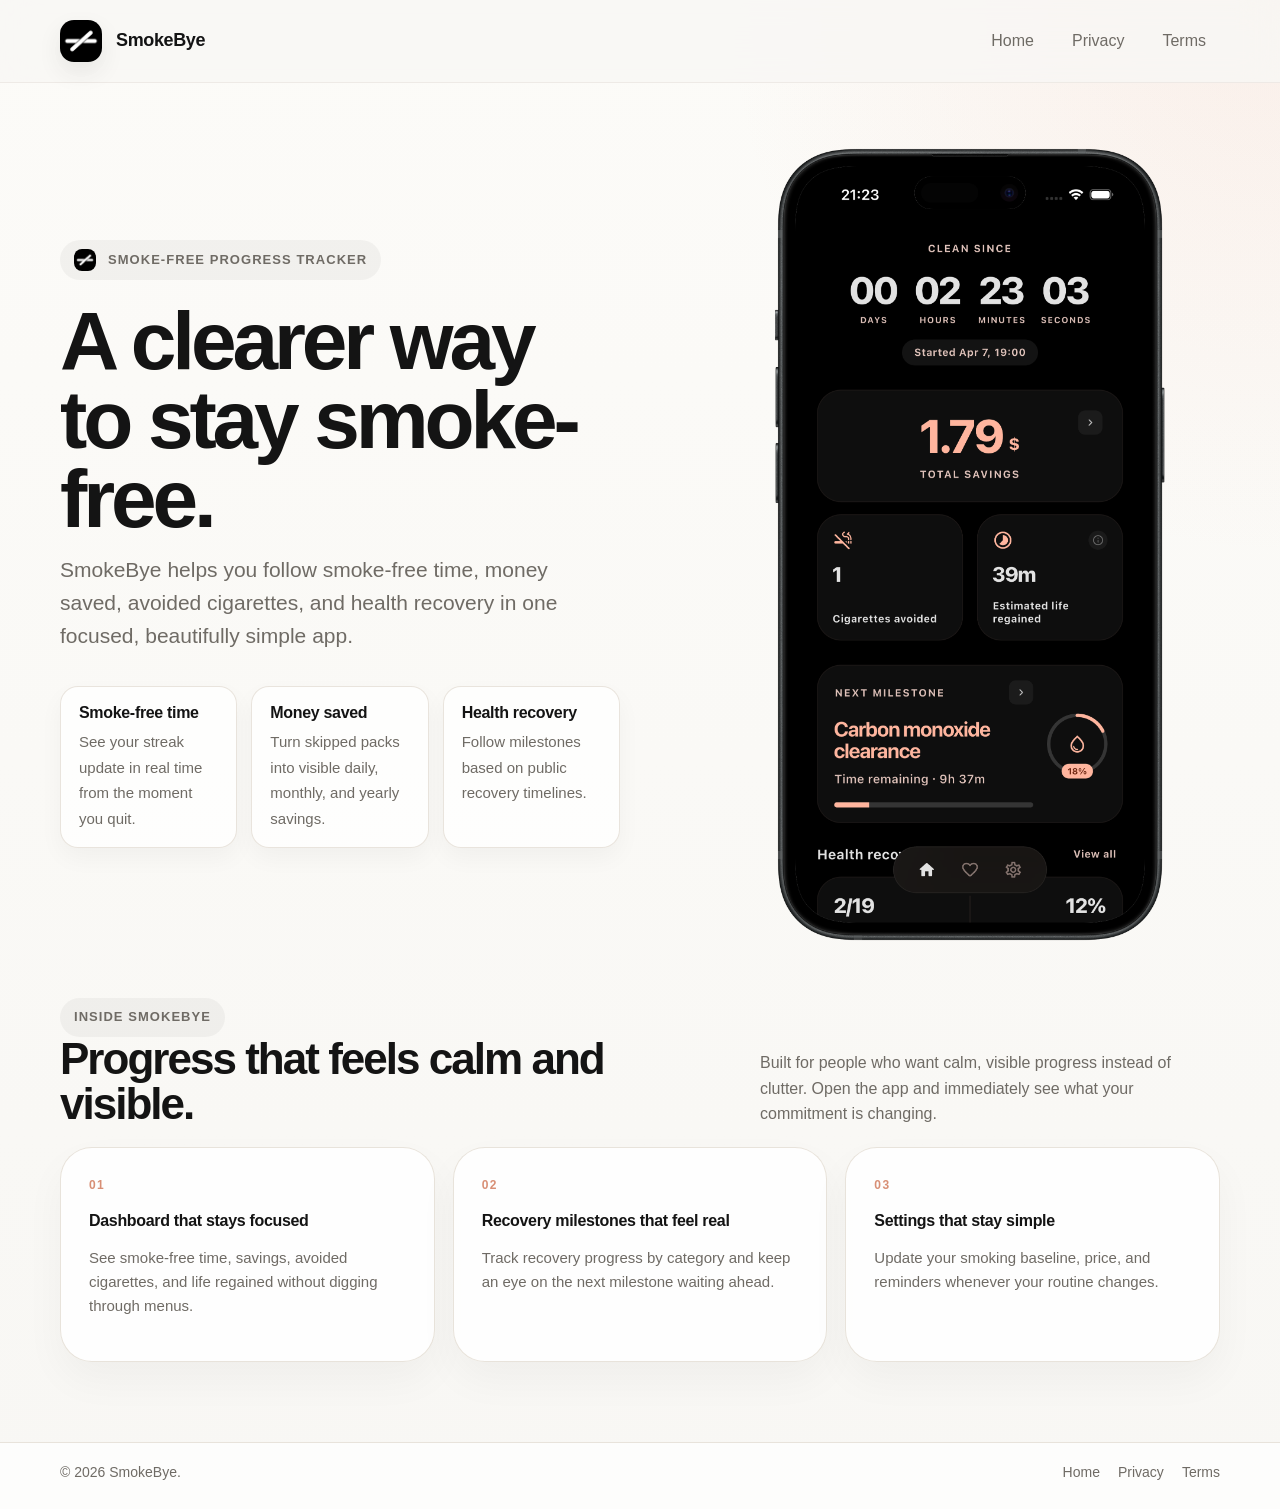
<file: index.html>
<!DOCTYPE html>
<html lang="en">
  <head>
    <meta charset="UTF-8" />
    <meta name="viewport" content="width=device-width, initial-scale=1.0" />
    <title>SmokeBye</title>
    <meta
      name="description"
      content="SmokeBye helps you track smoke-free time, money saved, and health recovery progress in one calm, focused app."
    />
    <link rel="stylesheet" href="/assets/styles.css" />
  </head>
  <body>
    <header class="topbar">
      <div class="shell topbar__inner">
        <a class="brand" href="/">
          <span class="brand__mark">
            <img src="/assets/icon.png" alt="SmokeBye icon" width="42" height="42" />
          </span>
          <span class="brand__name">SmokeBye</span>
        </a>
        <nav class="topnav" aria-label="Primary">
          <a href="/">Home</a>
          <a href="/privacy">Privacy</a>
          <a href="/terms">Terms</a>
        </nav>
      </div>
    </header>

    <main class="landing-main">
      <section class="shell landing-hero">
        <div class="hero-copy">
          <span class="eyebrow eyebrow--brand">
            <img src="/assets/icon.png" alt="" width="22" height="22" />
            Smoke-free progress tracker
          </span>
          <h1>A clearer way to stay smoke-free.</h1>
          <p>
            SmokeBye helps you follow smoke-free time, money saved, avoided
            cigarettes, and health recovery in one focused, beautifully simple
            app.
          </p>
          <div class="hero-points">
            <div class="hero-point">
              <strong>Smoke-free time</strong>
              <span>See your streak update in real time from the moment you quit.</span>
            </div>
            <div class="hero-point">
              <strong>Money saved</strong>
              <span>Turn skipped packs into visible daily, monthly, and yearly savings.</span>
            </div>
            <div class="hero-point">
              <strong>Health recovery</strong>
              <span>Follow milestones based on public recovery timelines.</span>
            </div>
          </div>
        </div>

        <div class="hero-visual">
          <div class="hero-device">
            <img
              src="/assets/screenshot.png"
              alt="SmokeBye dashboard screenshot on iPhone"
              width="1419"
              height="2796"
            />
          </div>
        </div>
      </section>

      <section class="shell section" id="overview">
        <div class="section-header">
          <div>
            <span class="eyebrow">Inside SmokeBye</span>
            <h2>Progress that feels calm and visible.</h2>
          </div>
          <p>
            Built for people who want calm, visible progress instead of clutter.
            Open the app and immediately see what your commitment is changing.
          </p>
        </div>

        <div class="feature-grid">
          <article class="feature-card">
            <div class="feature-card__number">01</div>
            <h3>Dashboard that stays focused</h3>
            <p>
              See smoke-free time, savings, avoided cigarettes, and life
              regained without digging through menus.
            </p>
          </article>
          <article class="feature-card">
            <div class="feature-card__number">02</div>
            <h3>Recovery milestones that feel real</h3>
            <p>
              Track recovery progress by category and keep an eye on the next
              milestone waiting ahead.
            </p>
          </article>
          <article class="feature-card">
            <div class="feature-card__number">03</div>
            <h3>Settings that stay simple</h3>
            <p>
              Update your smoking baseline, price, and reminders whenever your
              routine changes.
            </p>
          </article>
        </div>
      </section>
    </main>

    <footer class="site-footer">
      <div class="shell site-footer__inner">
        <div>© 2026 SmokeBye.</div>
        <div class="site-footer__links">
          <a href="/">Home</a>
          <a href="/privacy">Privacy</a>
          <a href="/terms">Terms</a>
        </div>
      </div>
    </footer>
  </body>
</html>
</file>
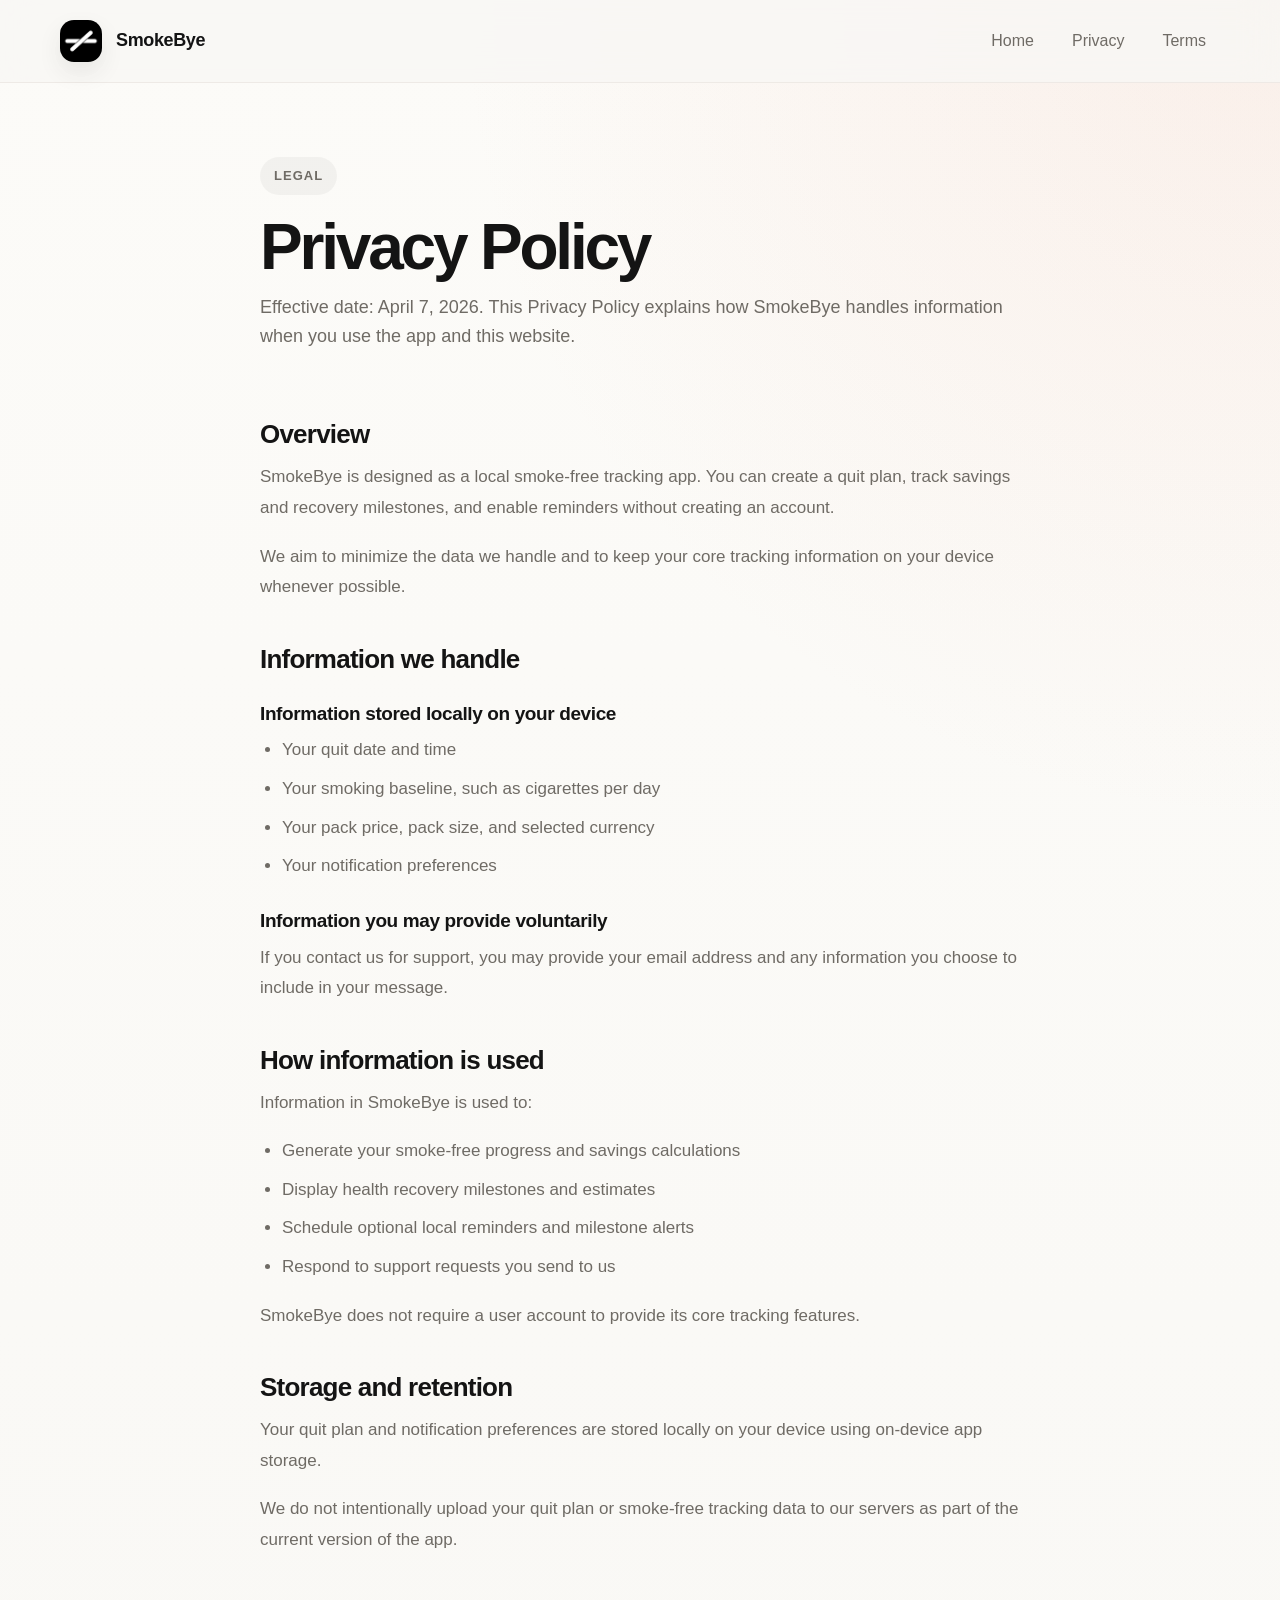
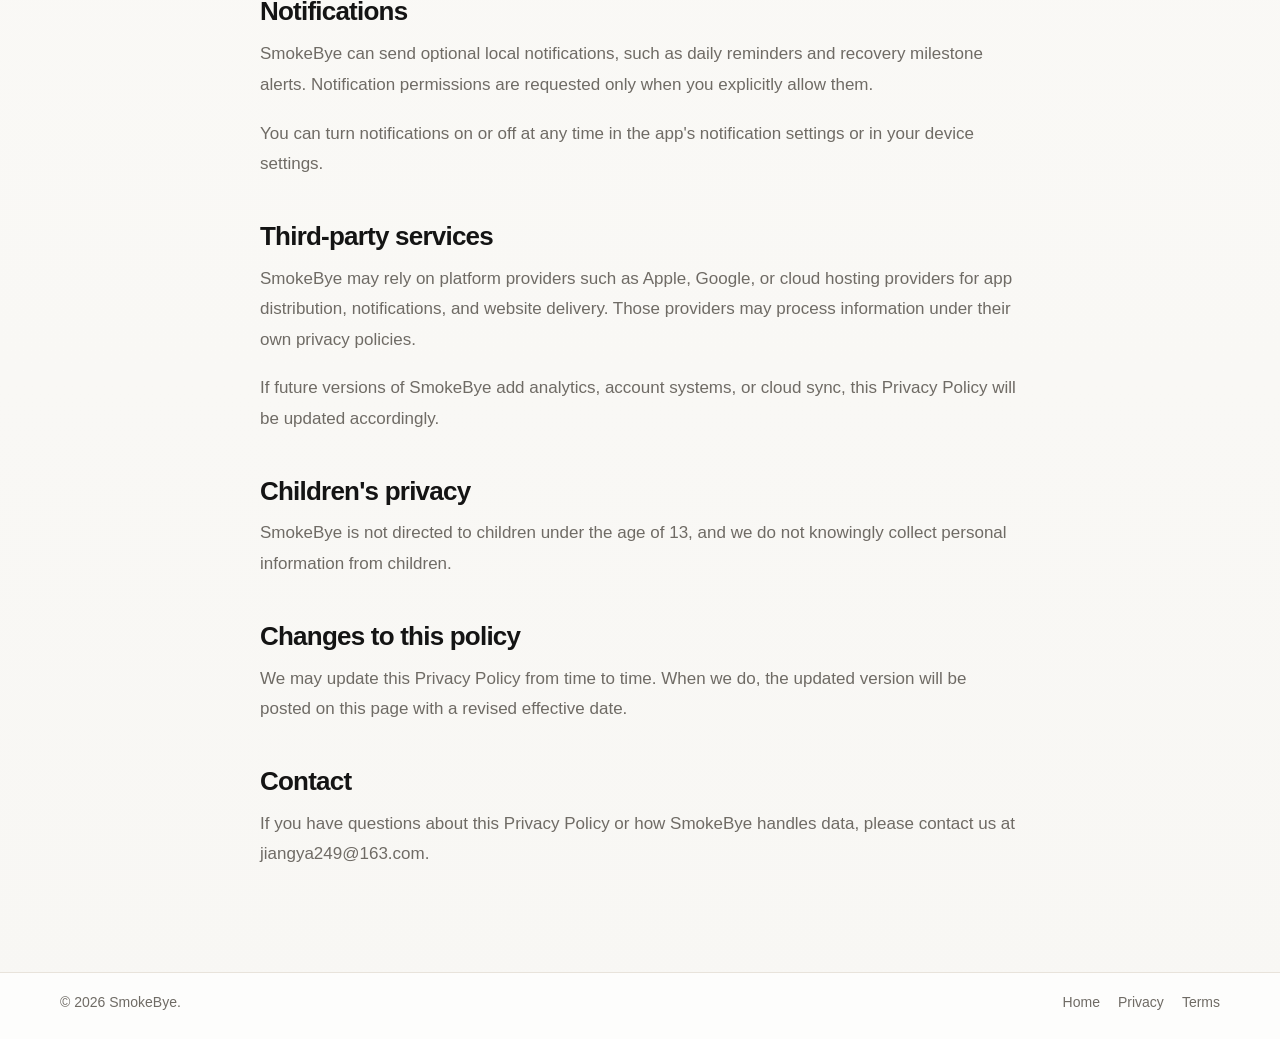
<file: privacy/index.html>
<!DOCTYPE html>
<html lang="en">
  <head>
    <meta charset="UTF-8" />
    <meta name="viewport" content="width=device-width, initial-scale=1.0" />
    <title>SmokeBye Privacy Policy</title>
    <meta
      name="description"
      content="Privacy Policy for SmokeBye, a smoke-free progress and recovery tracking app."
    />
    <link rel="stylesheet" href="/assets/styles.css" />
  </head>
  <body>
    <header class="topbar">
      <div class="shell topbar__inner">
        <a class="brand" href="/">
          <span class="brand__mark">
            <img src="/assets/icon.png" alt="SmokeBye icon" width="42" height="42" />
          </span>
          <span class="brand__name">SmokeBye</span>
        </a>
        <nav class="topnav" aria-label="Primary">
          <a href="/">Home</a>
          <a href="/privacy">Privacy</a>
          <a href="/terms">Terms</a>
        </nav>
      </div>
    </header>

    <main class="document-page">
      <div class="shell document-shell">
        <section class="document-hero">
          <span class="eyebrow">Legal</span>
          <h1>Privacy Policy</h1>
          <p>
            Effective date: April 7, 2026. This Privacy Policy explains how
            SmokeBye handles information when you use the app and this website.
          </p>
        </section>
        <article class="document-body">
        <section id="overview">
          <h2>Overview</h2>
          <p>
            SmokeBye is designed as a local smoke-free tracking app. You can
            create a quit plan, track savings and recovery milestones, and
            enable reminders without creating an account.
          </p>
          <p>
            We aim to minimize the data we handle and to keep your core
            tracking information on your device whenever possible.
          </p>
        </section>

        <section id="information">
          <h2>Information we handle</h2>
          <h3>Information stored locally on your device</h3>
          <ul>
            <li>Your quit date and time</li>
            <li>Your smoking baseline, such as cigarettes per day</li>
            <li>Your pack price, pack size, and selected currency</li>
            <li>Your notification preferences</li>
          </ul>

          <h3>Information you may provide voluntarily</h3>
          <p>
            If you contact us for support, you may provide your email address
            and any information you choose to include in your message.
          </p>
        </section>

        <section id="usage">
          <h2>How information is used</h2>
          <p>Information in SmokeBye is used to:</p>
          <ul>
            <li>Generate your smoke-free progress and savings calculations</li>
            <li>Display health recovery milestones and estimates</li>
            <li>Schedule optional local reminders and milestone alerts</li>
            <li>Respond to support requests you send to us</li>
          </ul>
          <p>
            SmokeBye does not require a user account to provide its core
            tracking features.
          </p>
        </section>

        <section id="storage">
          <h2>Storage and retention</h2>
          <p>
            Your quit plan and notification preferences are stored locally on
            your device using on-device app storage.
          </p>
          <p>
            We do not intentionally upload your quit plan or smoke-free
            tracking data to our servers as part of the current version of the
            app.
          </p>
        </section>

        <section id="notifications">
          <h2>Notifications</h2>
          <p>
            SmokeBye can send optional local notifications, such as daily
            reminders and recovery milestone alerts. Notification permissions
            are requested only when you explicitly allow them.
          </p>
          <p>
            You can turn notifications on or off at any time in the app's
            notification settings or in your device settings.
          </p>
        </section>

        <section id="third-parties">
          <h2>Third-party services</h2>
          <p>
            SmokeBye may rely on platform providers such as Apple, Google, or
            cloud hosting providers for app distribution, notifications, and
            website delivery. Those providers may process information under
            their own privacy policies.
          </p>
          <p>
            If future versions of SmokeBye add analytics, account systems, or
            cloud sync, this Privacy Policy will be updated accordingly.
          </p>
        </section>

        <section id="children">
          <h2>Children's privacy</h2>
          <p>
            SmokeBye is not directed to children under the age of 13, and we do
            not knowingly collect personal information from children.
          </p>
        </section>

        <section id="changes">
          <h2>Changes to this policy</h2>
          <p>
            We may update this Privacy Policy from time to time. When we do,
            the updated version will be posted on this page with a revised
            effective date.
          </p>
        </section>

        <section id="contact">
          <h2>Contact</h2>
          <p>
            If you have questions about this Privacy Policy or how SmokeBye
            handles data, please contact us at
            <a href="mailto:jiangya249@163.com">jiangya249@163.com</a>.
          </p>
        </section>
        </article>
      </div>
    </main>

    <footer class="site-footer">
      <div class="shell site-footer__inner">
        <div>© 2026 SmokeBye.</div>
        <div class="site-footer__links">
          <a href="/">Home</a>
          <a href="/privacy">Privacy</a>
          <a href="/terms">Terms</a>
        </div>
      </div>
    </footer>
  </body>
</html>
</file>
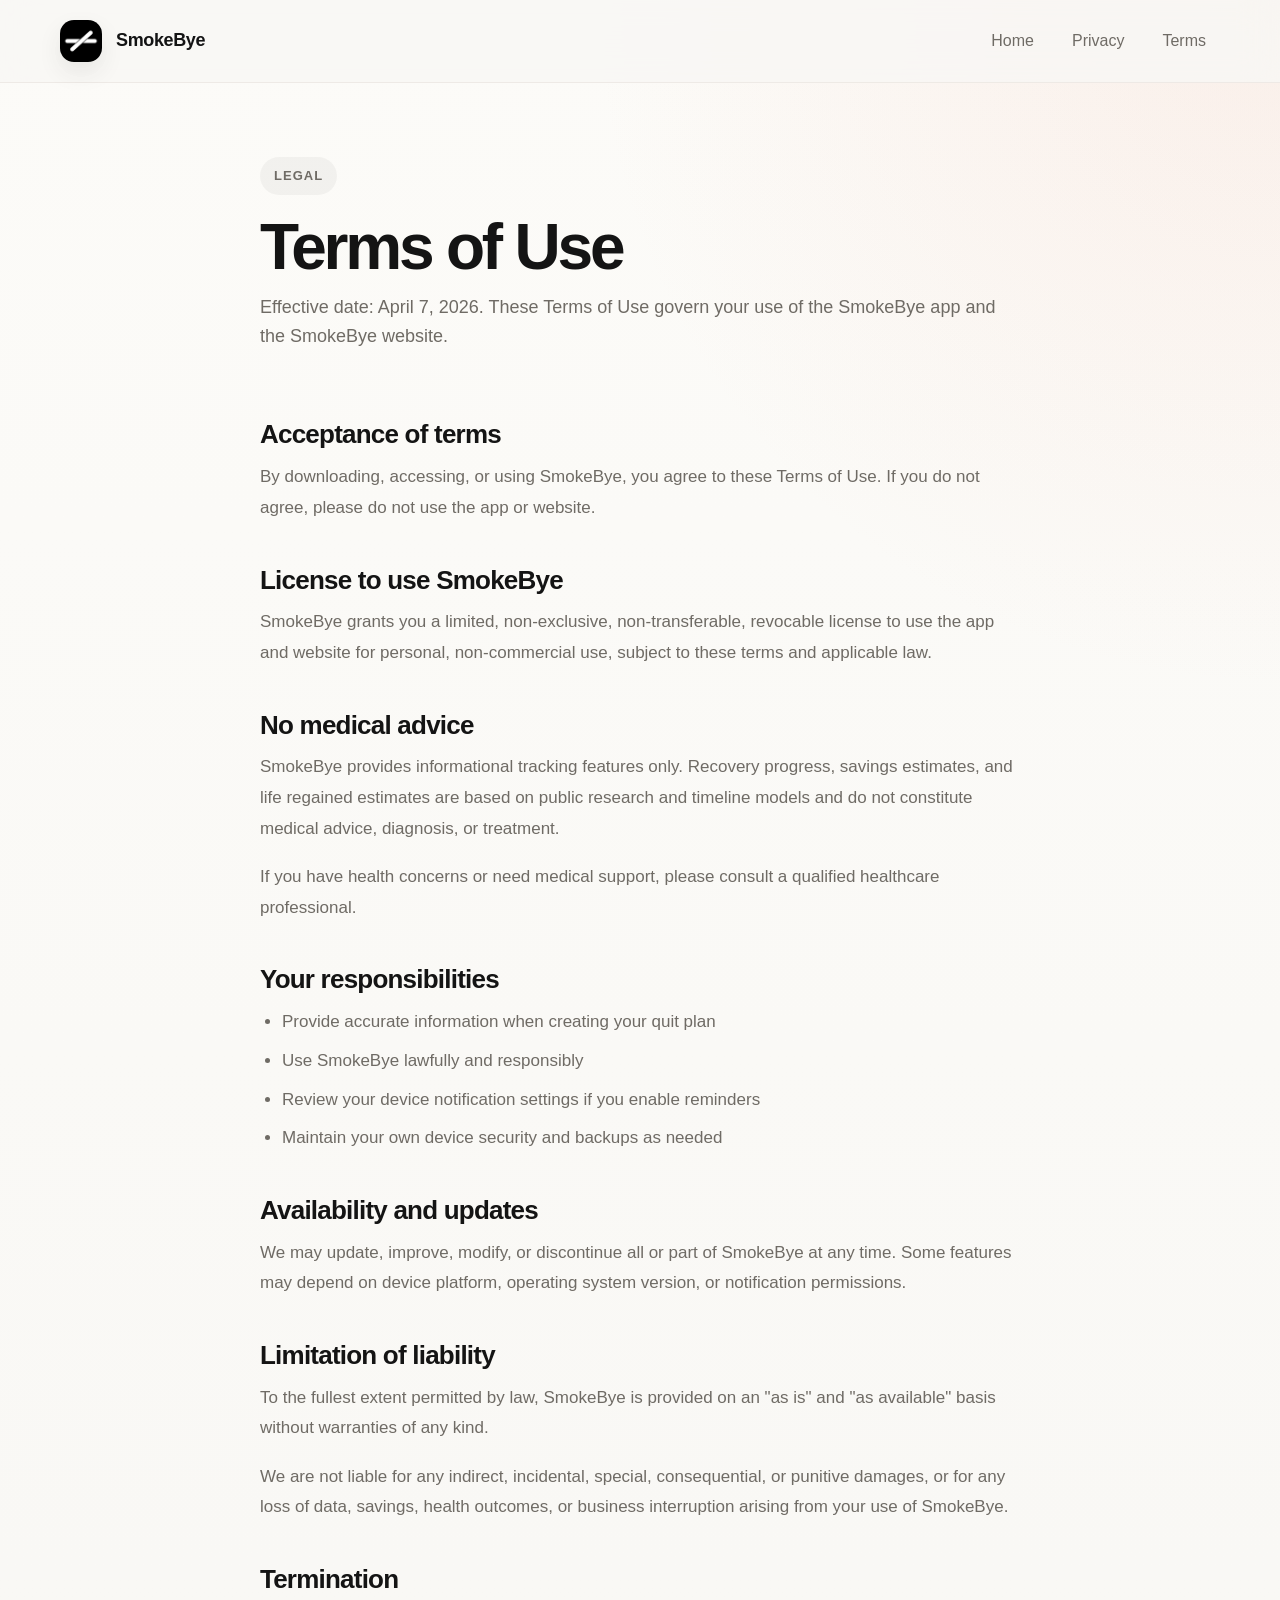
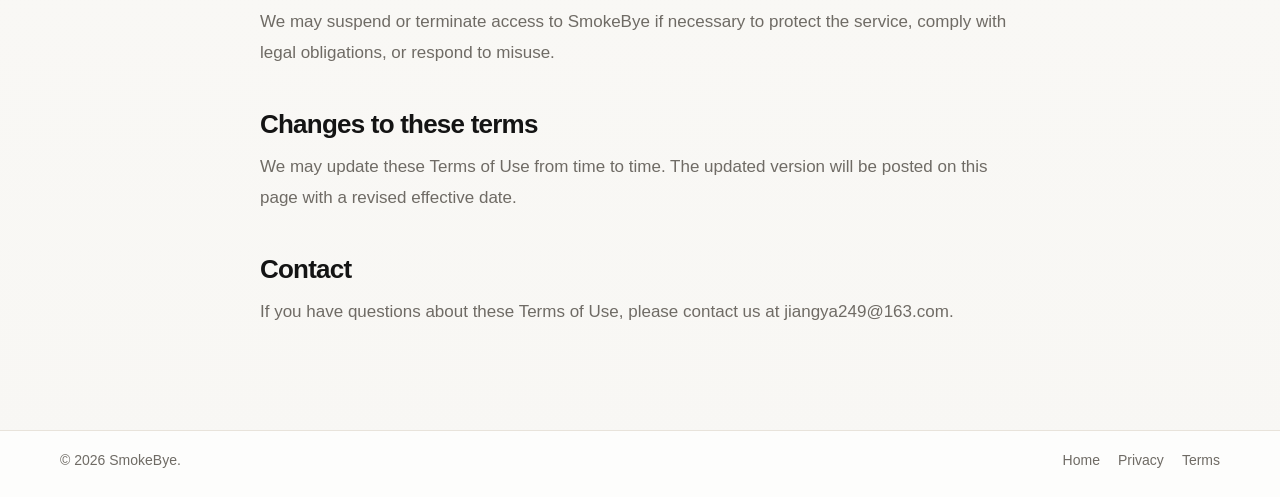
<file: terms/index.html>
<!DOCTYPE html>
<html lang="en">
  <head>
    <meta charset="UTF-8" />
    <meta name="viewport" content="width=device-width, initial-scale=1.0" />
    <title>SmokeBye Terms of Use</title>
    <meta
      name="description"
      content="Terms of Use for SmokeBye, a smoke-free progress and recovery tracking app."
    />
    <link rel="stylesheet" href="/assets/styles.css" />
  </head>
  <body>
    <header class="topbar">
      <div class="shell topbar__inner">
        <a class="brand" href="/">
          <span class="brand__mark">
            <img src="/assets/icon.png" alt="SmokeBye icon" width="42" height="42" />
          </span>
          <span class="brand__name">SmokeBye</span>
        </a>
        <nav class="topnav" aria-label="Primary">
          <a href="/">Home</a>
          <a href="/privacy">Privacy</a>
          <a href="/terms">Terms</a>
        </nav>
      </div>
    </header>

    <main class="document-page">
      <div class="shell document-shell">
        <section class="document-hero">
          <span class="eyebrow">Legal</span>
          <h1>Terms of Use</h1>
          <p>
            Effective date: April 7, 2026. These Terms of Use govern your use
            of the SmokeBye app and the SmokeBye website.
          </p>
        </section>
        <article class="document-body">
        <section id="acceptance">
          <h2>Acceptance of terms</h2>
          <p>
            By downloading, accessing, or using SmokeBye, you agree to these
            Terms of Use. If you do not agree, please do not use the app or
            website.
          </p>
        </section>

        <section id="license">
          <h2>License to use SmokeBye</h2>
          <p>
            SmokeBye grants you a limited, non-exclusive, non-transferable,
            revocable license to use the app and website for personal,
            non-commercial use, subject to these terms and applicable law.
          </p>
        </section>

        <section id="medical">
          <h2>No medical advice</h2>
          <p>
            SmokeBye provides informational tracking features only. Recovery
            progress, savings estimates, and life regained estimates are based
            on public research and timeline models and do not constitute
            medical advice, diagnosis, or treatment.
          </p>
          <p>
            If you have health concerns or need medical support, please consult
            a qualified healthcare professional.
          </p>
        </section>

        <section id="responsibilities">
          <h2>Your responsibilities</h2>
          <ul>
            <li>Provide accurate information when creating your quit plan</li>
            <li>Use SmokeBye lawfully and responsibly</li>
            <li>Review your device notification settings if you enable reminders</li>
            <li>Maintain your own device security and backups as needed</li>
          </ul>
        </section>

        <section id="availability">
          <h2>Availability and updates</h2>
          <p>
            We may update, improve, modify, or discontinue all or part of
            SmokeBye at any time. Some features may depend on device platform,
            operating system version, or notification permissions.
          </p>
        </section>

        <section id="liability">
          <h2>Limitation of liability</h2>
          <p>
            To the fullest extent permitted by law, SmokeBye is provided on an
            "as is" and "as available" basis without warranties of any kind.
          </p>
          <p>
            We are not liable for any indirect, incidental, special,
            consequential, or punitive damages, or for any loss of data,
            savings, health outcomes, or business interruption arising from
            your use of SmokeBye.
          </p>
        </section>

        <section id="termination">
          <h2>Termination</h2>
          <p>
            We may suspend or terminate access to SmokeBye if necessary to
            protect the service, comply with legal obligations, or respond to
            misuse.
          </p>
        </section>

        <section id="changes">
          <h2>Changes to these terms</h2>
          <p>
            We may update these Terms of Use from time to time. The updated
            version will be posted on this page with a revised effective date.
          </p>
        </section>

        <section id="contact">
          <h2>Contact</h2>
          <p>
            If you have questions about these Terms of Use, please contact us
            at <a href="mailto:jiangya249@163.com">jiangya249@163.com</a>.
          </p>
        </section>
        </article>
      </div>
    </main>

    <footer class="site-footer">
      <div class="shell site-footer__inner">
        <div>© 2026 SmokeBye.</div>
        <div class="site-footer__links">
          <a href="/">Home</a>
          <a href="/privacy">Privacy</a>
          <a href="/terms">Terms</a>
        </div>
      </div>
    </footer>
  </body>
</html>
</file>
<file: assets/styles.css>
:root {
  color-scheme: light;
  --bg: #f8f7f4;
  --surface: #ffffff;
  --surface-muted: #f1efea;
  --surface-soft: #f6f4ef;
  --line: #e7e2da;
  --text: #141414;
  --muted: #6f6b65;
  --accent: #efb29d;
  --accent-deep: #d88f75;
  --shadow: 0 24px 60px rgba(18, 18, 18, 0.08);
  --radius-xl: 32px;
  --radius-lg: 24px;
  --radius-md: 18px;
  --radius-sm: 999px;
  --container: 1160px;
}

*,
*::before,
*::after {
  box-sizing: border-box;
}

html {
  scroll-behavior: smooth;
}

body {
  margin: 0;
  background:
    radial-gradient(circle at top right, rgba(239, 178, 157, 0.16), transparent 28%),
    linear-gradient(180deg, #fcfbf8 0%, var(--bg) 100%);
  color: var(--text);
  font: 400 16px/1.6 -apple-system, BlinkMacSystemFont, "SF Pro Display",
    "Segoe UI", sans-serif;
}

img {
  display: block;
  max-width: 100%;
}

a {
  color: inherit;
  text-decoration: none;
}

.shell {
  width: min(var(--container), calc(100% - 40px));
  margin: 0 auto;
}

.topbar {
  position: sticky;
  top: 0;
  z-index: 20;
  background: rgba(248, 247, 244, 0.82);
  backdrop-filter: blur(18px);
  border-bottom: 1px solid rgba(231, 226, 218, 0.6);
}

.topbar__inner {
  display: flex;
  align-items: center;
  justify-content: space-between;
  gap: 24px;
  padding: 18px 0;
}

.brand {
  display: inline-flex;
  align-items: center;
  gap: 14px;
  font-size: 18px;
  font-weight: 700;
  letter-spacing: -0.02em;
}

.brand__mark {
  width: 42px;
  height: 42px;
  border-radius: 14px;
  overflow: hidden;
  box-shadow: 0 10px 24px rgba(0, 0, 0, 0.08);
}

.brand__mark img {
  width: 100%;
  height: 100%;
  object-fit: cover;
}

.topnav {
  display: inline-flex;
  align-items: center;
  gap: 10px;
  flex-wrap: wrap;
}

.topnav a {
  padding: 10px 14px;
  border-radius: var(--radius-sm);
  color: var(--muted);
  transition: background-color 180ms ease, color 180ms ease;
}

.topnav a:hover {
  background: rgba(20, 20, 20, 0.05);
  color: var(--text);
}

.landing-main {
  padding: 36px 0 80px;
}

.landing-hero {
  display: grid;
  grid-template-columns: minmax(0, 1fr) minmax(360px, 500px);
  gap: clamp(28px, 4vw, 56px);
  align-items: center;
  min-height: min(860px, calc(100vh - 120px));
}

.hero-copy {
  max-width: 560px;
}

.eyebrow {
  display: inline-flex;
  align-items: center;
  gap: 10px;
  padding: 9px 14px;
  border-radius: var(--radius-sm);
  background: rgba(20, 20, 20, 0.04);
  color: var(--muted);
  font-size: 13px;
  font-weight: 700;
  letter-spacing: 0.08em;
  text-transform: uppercase;
}

.eyebrow--brand {
  gap: 12px;
}

.eyebrow--brand img {
  width: 22px;
  height: 22px;
  border-radius: 8px;
}

.landing-hero h1,
.document-hero h1 {
  margin: 22px 0 16px;
  font-size: clamp(48px, 7vw, 82px);
  line-height: 0.96;
  letter-spacing: -0.05em;
}

.landing-hero p {
  margin: 0;
  max-width: 520px;
  color: var(--muted);
  font-size: clamp(18px, 2vw, 21px);
  line-height: 1.55;
}

.hero-actions {
  display: flex;
  align-items: center;
  gap: 14px;
  flex-wrap: wrap;
  margin-top: 28px;
}

.button {
  display: inline-flex;
  align-items: center;
  justify-content: center;
  gap: 10px;
  min-height: 56px;
  padding: 0 22px;
  border: 1px solid transparent;
  border-radius: var(--radius-sm);
  font-size: 15px;
  font-weight: 700;
  transition:
    transform 180ms ease,
    background-color 180ms ease,
    color 180ms ease,
    border-color 180ms ease,
    box-shadow 180ms ease;
}

.button:hover {
  transform: translateY(-1px);
}

.button--primary {
  background: var(--text);
  color: var(--surface);
  box-shadow: 0 16px 30px rgba(18, 18, 18, 0.12);
}

.button--secondary {
  background: rgba(20, 20, 20, 0.04);
  border-color: rgba(20, 20, 20, 0.08);
  color: var(--text);
}

.hero-points {
  display: grid;
  grid-template-columns: repeat(3, minmax(0, 1fr));
  gap: 14px;
  margin-top: 34px;
}

.hero-point {
  padding: 16px 18px;
  border-radius: var(--radius-md);
  background: rgba(255, 255, 255, 0.72);
  border: 1px solid rgba(231, 226, 218, 0.9);
  box-shadow: 0 10px 24px rgba(18, 18, 18, 0.04);
}

.hero-point strong,
.feature-card h3,
.document-card h2,
.faq-card h3 {
  display: block;
  margin-bottom: 6px;
  font-size: 16px;
  line-height: 1.25;
  letter-spacing: -0.02em;
}

.hero-point span,
.feature-card p,
.faq-card p,
.document-card p,
.document-card li {
  color: var(--muted);
  font-size: 15px;
}

.hero-visual {
  display: flex;
  justify-content: center;
  padding: 12px 0;
}

.hero-device {
  width: min(100%, 420px);
}

.hero-device img {
  width: 100%;
  height: auto;
}

.section {
  padding: 28px 0 0;
}

.section-header {
  display: flex;
  align-items: flex-end;
  justify-content: space-between;
  gap: 24px;
  margin-bottom: 20px;
}

.section-header h2,
.document-card h2 {
  margin: 0;
  font-size: clamp(30px, 4vw, 44px);
  line-height: 1.02;
  letter-spacing: -0.045em;
}

.section-header p {
  max-width: 460px;
  margin: 0;
  color: var(--muted);
}

.feature-grid,
.faq-grid {
  display: grid;
  grid-template-columns: repeat(3, minmax(0, 1fr));
  gap: 18px;
}

.feature-card,
.faq-card,
.document-card,
.cta-panel {
  padding: 28px;
  border-radius: var(--radius-xl);
  background: rgba(255, 255, 255, 0.84);
  border: 1px solid rgba(231, 226, 218, 0.95);
  box-shadow: 0 18px 42px rgba(18, 18, 18, 0.04);
}

.feature-card__number {
  margin-bottom: 16px;
  color: var(--accent-deep);
  font-size: 12px;
  font-weight: 700;
  letter-spacing: 0.12em;
  text-transform: uppercase;
}

.document-page {
  padding: 36px 0 84px;
}

.document-hero {
  max-width: 760px;
  padding: 38px 0 28px;
}

.document-hero h1 {
  font-size: clamp(40px, 6vw, 64px);
  margin-bottom: 14px;
}

.document-hero p {
  margin: 0;
  color: var(--muted);
  font-size: 18px;
}

.document-nav {
  display: none;
}

.document-shell {
  max-width: 760px;
}

.document-body {
  color: var(--muted);
  font-size: 17px;
  line-height: 1.8;
}

.document-body h2 {
  margin: 42px 0 12px;
  color: var(--text);
  font-size: 26px;
  line-height: 1.15;
  letter-spacing: -0.03em;
}

.document-body h3 {
  margin: 28px 0 10px;
  color: var(--text);
  font-size: 19px;
  line-height: 1.2;
  letter-spacing: -0.02em;
}

.document-body p {
  margin: 0 0 18px;
}

.document-body ul {
  margin: 0 0 18px;
  padding-left: 22px;
}

.document-body li + li {
  margin-top: 8px;
}

.site-footer {
  border-top: 1px solid rgba(231, 226, 218, 0.95);
  background: rgba(255, 255, 255, 0.78);
}

.site-footer__inner {
  display: flex;
  align-items: center;
  justify-content: space-between;
  gap: 18px;
  padding: 18px 0 26px;
  color: var(--muted);
  font-size: 14px;
}

.site-footer__links {
  display: inline-flex;
  gap: 18px;
  flex-wrap: wrap;
}

.site-footer__links a:hover {
  color: var(--text);
}

@media (max-width: 980px) {
  .landing-hero {
    grid-template-columns: 1fr;
    min-height: auto;
    padding-top: 14px;
  }

  .hero-copy {
    max-width: none;
  }

  .hero-points,
  .feature-grid,
  .faq-grid {
    grid-template-columns: 1fr;
  }

  .section-header,
  .site-footer__inner {
    flex-direction: column;
    align-items: flex-start;
  }
}

@media (max-width: 720px) {
  .shell {
    width: min(var(--container), calc(100% - 28px));
  }

  .topbar__inner {
    flex-direction: column;
    align-items: flex-start;
  }

  .landing-main,
  .document-page {
    padding-top: 18px;
  }

  .landing-hero h1,
  .document-hero h1 {
    font-size: clamp(38px, 12vw, 52px);
  }

  .hero-actions {
    width: 100%;
  }

  .button {
    width: 100%;
  }

  .hero-device {
    width: min(100%, 380px);
  }

  .feature-card,
  .faq-card,
  .document-card {
    padding: 22px;
    border-radius: 24px;
  }
}
</file>
